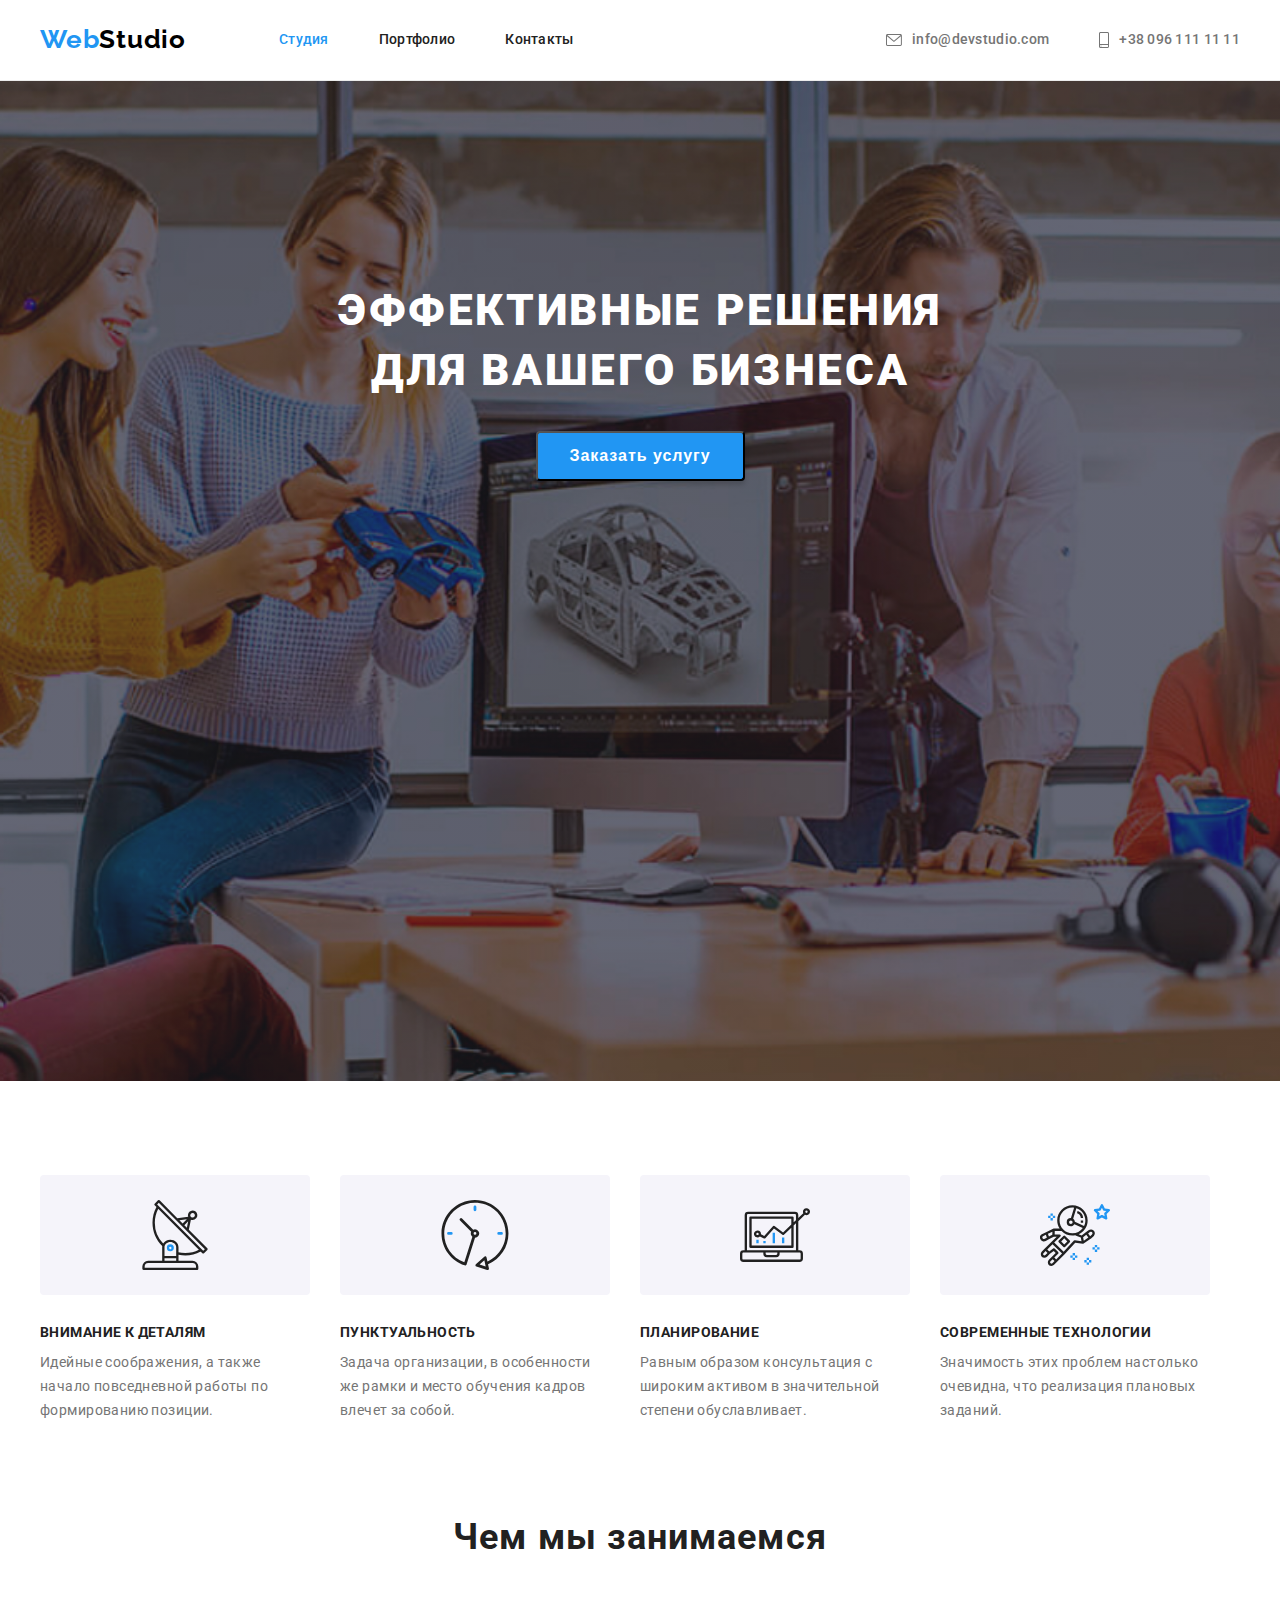
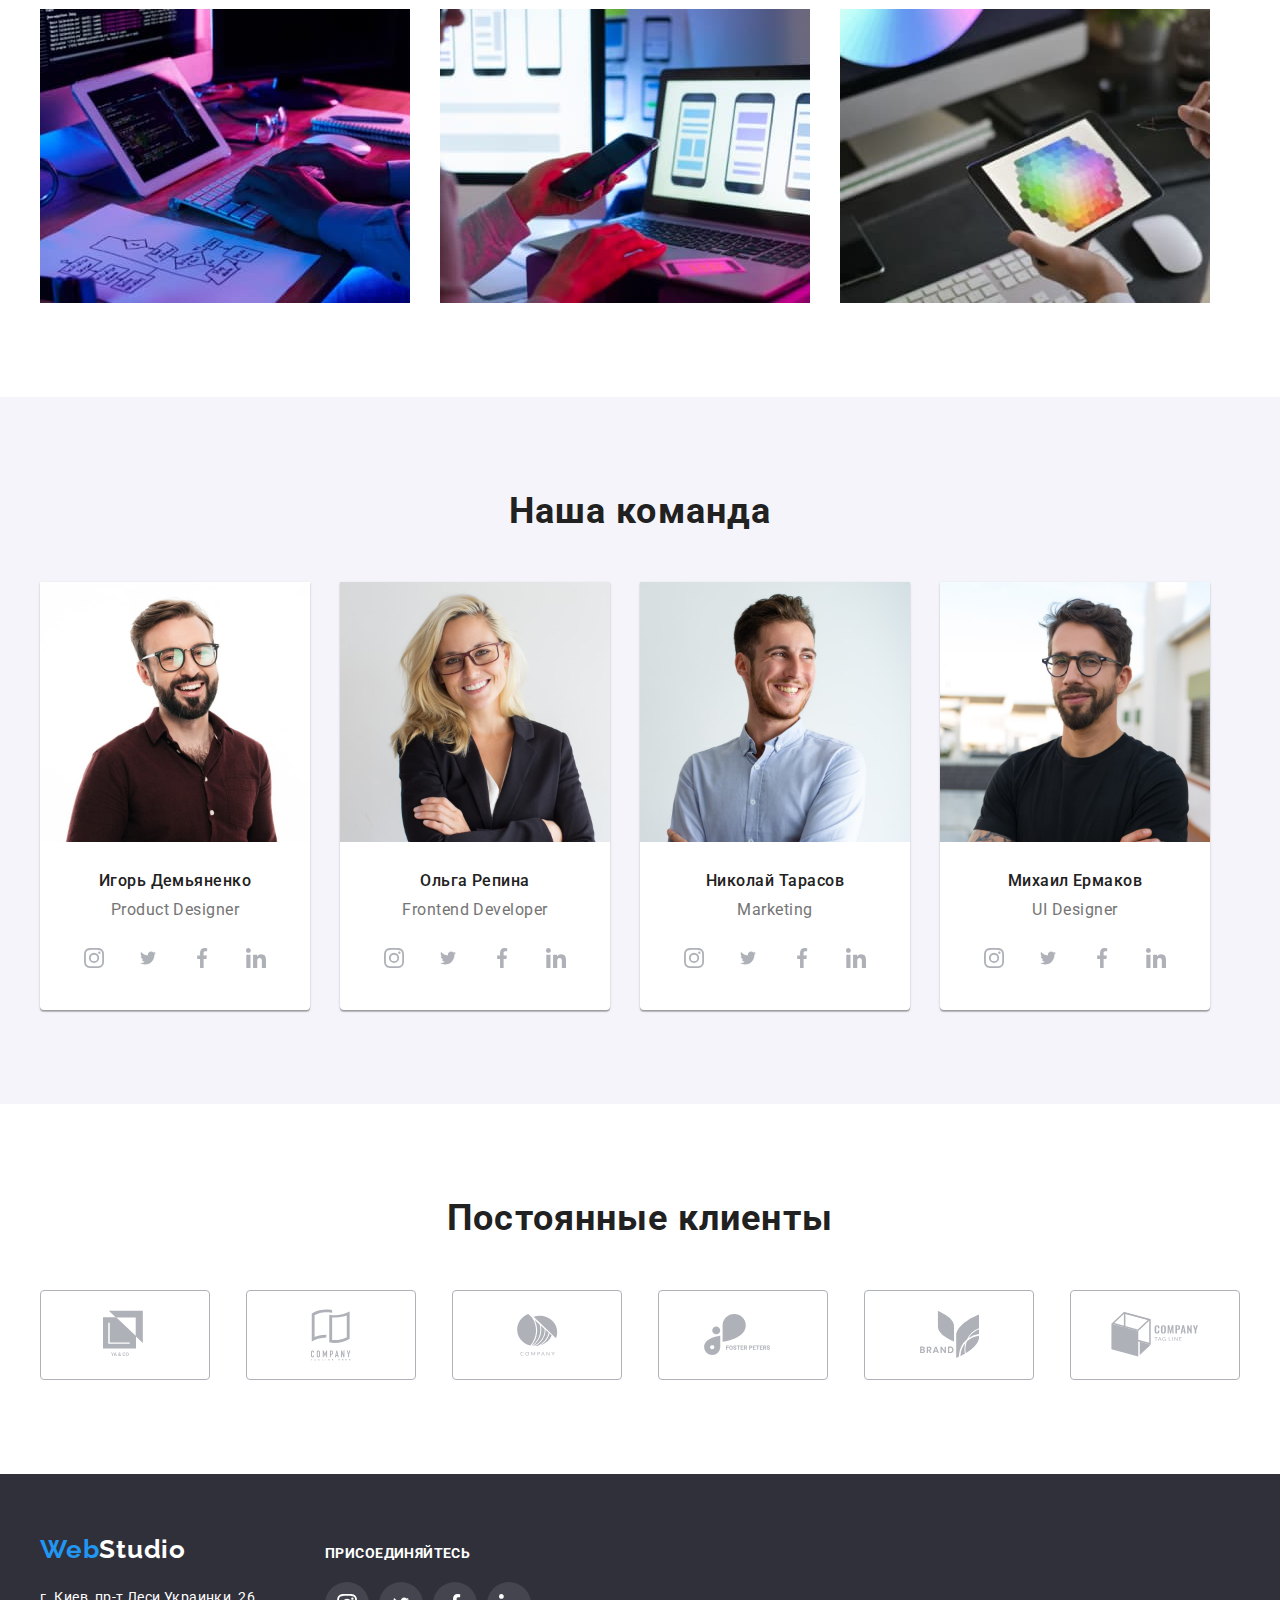
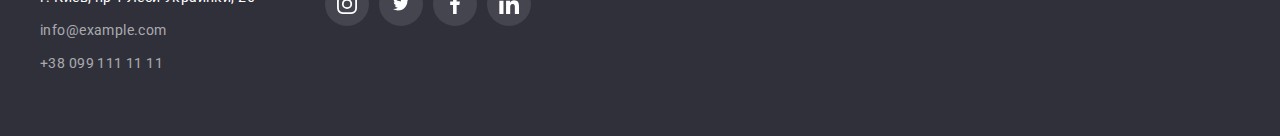
<file: index.html>
<!DOCTYPE html>
<html lang="ru">

<head>
  <meta charset="UTF-8" />
  <meta name="viewport" content="width=device-width, initial-scale=1.0" />
  <title>WebStudio</title>
  <link rel="preconnect" href="https://fonts.gstatic.com">
  <link href="https://fonts.googleapis.com/css2?family=Raleway:wght@700&family=Roboto:wght@400;500;700;900&display=swap"
    rel="stylesheet">
  <link rel="stylesheet" href="https://cdnjs.cloudflare.com/ajax/libs/modern-normalize/1.0.0/modern-normalize.min.css"
    integrity="sha512-ISS7cAi1PEhQ8jnbJpJZMd29NlhNj4AWYyLOSp2CE/CsHxTCu+r+t0D2yoJudVrd0/8fTVPUVDzY5Tvli75u/g=="
    crossorigin="anonymous" />
  <link rel="stylesheet" href="./css/style.css">
</head>

<body>

  <!-- Шапка сайта -->

  <header class="header-index">
    <div class="container header">
      <a class="logo-h" href="#">Web<span class="logo-text-h">Studio</span></a>
      <nav class="header-nav">
        <ul class="site-nav">
          <li class="item-nav">
            <a href="./index.html" class="link current">Студия</a>
          </li>
          <li class="item-nav">
            <a href="./portfolio.html" class="link">Портфолио</a>
          </li>
          <li class="item-nav">
            <a href="#contacts" class="link">Контакты</a>
          </li>
        </ul>
      </nav>
      <address class="address-h">
        <ul class="address-list-h">
          <li class="contacts-h"><a class="contacts-link" aria-label="mail" href="mailto:info@devstudio.com"><svg
                class=" contacts-icon" width="16" height="12">
                <use href="./images/sprite.svg#envelope"></use>
              </svg>info@devstudio.com</a></li>
          <li class="contacts-h"><a class="contacts-link" aria-label="mail" href="tel:+380961111111"><svg
                class=" contacts-icon" width="10" height="16">
                <use href="./images/sprite.svg#smartphone"></use>
              </svg>+38 096 111 11
              11</a></li>
        </ul>
      </address>
    </div>
  </header>
  <main>

    <!-- Герой -->

    <section class="hero">
      <h1 class="hero-title">Эффективные решения для вашего бизнеса</h1>
      <button class="hero-order">Заказать услугу</button>
    </section>

    <!-- Преимущества -->

    <section class="advantages">
      <div class="container c-advantages">
        <h2 class="visually-hidden">Преимущества</h2>
        <ul class="advantages-list">
          <li class="advantages-item">
            <div class="advantages-box">
              <svg width="70" height="70">
                <use href="./images/sprite.svg#antenna"></use>
              </svg>
            </div>
            <h3 class="advantages-title">Внимание к деталям</h3>
            <p class="advantages-text">
              Идейные соображения, а также начало повседневной работы по
              формированию позиции.
            </p>
          </li>
          <li class="advantages-item">
            <div class="advantages-box">
              <svg width="70" height="70">
                <use href="./images/sprite.svg#clock"></use>
              </svg>
            </div>
            <h3 class="advantages-title">Пунктуальность</h3>
            <p class="advantages-text">
              Задача организации, в особенности же рамки и место обучения кадров
              влечет за собой.
            </p>
          </li>
          <li class="advantages-item">
            <div class="advantages-box">
              <svg width="70" height="70">
                <use href="./images/sprite.svg#diagram"></use>
              </svg>
            </div>
            <h3 class="advantages-title">Планирование</h3>
            <p class="advantages-text">
              Равным образом консультация с широким активом в значительной
              степени обуславливает.
            </p>
          </li>
          <li class="advantages-item">
            <div class="advantages-box">
              <svg width="70" height="70">
                <use href="./images/sprite.svg#astronaut"></use>
              </svg>
            </div>
            <h3 class="advantages-title">Современные технологии</h3>
            <p class="advantages-text">
              Значимость этих проблем настолько очевидна, что реализация
              плановых заданий.
            </p>
          </li>
        </ul>
      </div>
    </section>

    <!-- Чем мы занимаемся -->

    <section class="activity">
      <div class="container">
        <h2 class="activity-title">Чем мы занимаемся</h2>
        <ul class="activity-list">
          <li class="activity-item">
            <img src="./images/working-01.jpg" alt="img" width="370" />
          </li>
          <li class="activity-item">
            <img src="./images/working-02.jpg" alt="img" width="370" />
          </li>
          <li class="activity-item">
            <img src="./images/working-03.jpg" alt="img" width="370" />
          </li>
        </ul>
      </div>
    </section>

    <!-- Наша команда -->

    <section class="team">
      <div class="container">
        <h2 class="team-title">Наша команда</h2>
        <ul class="team-list">
          <li class="team-item">
            <div class="team-card">
              <img src="./images/developer-01.jpg" alt="Игорь Демьяненко" width="270" />
            </div>
            <div class="team-content">
              <h3 class="team-member">Игорь Демьяненко</h3>
              <p class="team-text">Product Designer</p>
              <ul class="social-list">
                <li class="social-item">
                  <a class="social-link" href="#">
                    <svg width="20" height="20">
                      <use href="./images/sprite.svg#instagram"></use>
                    </svg>
                  </a>
                </li>
                <li class="social-item">
                  <a class="social-link" href="#">
                    <svg width="20" height="16">
                      <use href="./images/sprite.svg#twitter"></use>
                    </svg>
                  </a>
                </li>
                <li class="social-item">
                  <a class="social-link" href="#">
                    <svg width="20" height="20">
                      <use href="./images/sprite.svg#facebook"></use>
                    </svg>
                  </a>
                </li>
                <li class="social-item">
                  <a class="social-link" href="#">
                    <svg width="20" height="20">
                      <use href="./images/sprite.svg#linkedin"></use>
                    </svg>
                  </a>
                </li>
              </ul>
            </div>
          </li>
          <li class="team-item">
            <div class="team-card">
              <img src="./images/developer-02.jpg" alt="Ольга Репина" width="270" />
            </div>
            <div class="team-content">
              <h3 class="team-member">Ольга Репина</h3>
              <p class="team-text">Frontend Developer</p>
              <ul class="social-list">
                <li class="social-item">
                  <a class="social-link" href="#">
                    <svg width="20" height="20">
                      <use href="./images/sprite.svg#instagram"></use>
                    </svg>
                  </a>
                </li>
                <li class="social-item">
                  <a class="social-link" href="#">
                    <svg width="20" height="16">
                      <use href="./images/sprite.svg#twitter"></use>
                    </svg>
                  </a>
                </li>
                <li class="social-item">
                  <a class="social-link" href="#">
                    <svg width="20" height="20">
                      <use href="./images/sprite.svg#facebook"></use>
                    </svg>
                  </a>
                </li>
                <li class="social-item">
                  <a class="social-link" href="#">
                    <svg width="20" height="20">
                      <use href="./images/sprite.svg#linkedin"></use>
                    </svg>
                  </a>
                </li>
              </ul>
            </div>
          </li>
          <li class="team-item">
            <div class="team-card">
              <img src="./images/developer-03.jpg" alt="Николай Тарасов" width="270" />
            </div>
            <div class="team-content">
              <h3 class="team-member">Николай Тарасов</h3>
              <p class="team-text">Marketing</p>
              <ul class="social-list">
                <li class="social-item">
                  <a class="social-link" href="#">
                    <svg width="20" height="20">
                      <use href="./images/sprite.svg#instagram"></use>
                    </svg>
                  </a>
                </li>
                <li class="social-item">
                  <a class="social-link" href="#">
                    <svg width="20" height="16">
                      <use href="./images/sprite.svg#twitter"></use>
                    </svg>
                  </a>
                </li>
                <li class="social-item">
                  <a class="social-link" href="#">
                    <svg width="20" height="20">
                      <use href="./images/sprite.svg#facebook"></use>
                    </svg>
                  </a>
                </li>
                <li class="social-item">
                  <a class="social-link" href="#">
                    <svg width="20" height="20">
                      <use href="./images/sprite.svg#linkedin"></use>
                    </svg>
                  </a>
                </li>
              </ul>
            </div>
          </li>
          <li class="team-item">
            <div class="team-card">
              <img src="./images/developer-04.jpg" alt="Михаил Ермаков" width="270" />
            </div>
            <div class="team-content">
              <h3 class="team-member">Михаил Ермаков</h3>
              <p class="team-text">UI Designer</p>
              <ul class="social-list">
                <li class="social-item">
                  <a class="social-link" href="#">
                    <svg width="20" height="20">
                      <use href="./images/sprite.svg#instagram"></use>
                    </svg>
                  </a>
                </li>
                <li class="social-item">
                  <a class="social-link" href="#">
                    <svg width="20" height="16">
                      <use href="./images/sprite.svg#twitter"></use>
                    </svg>
                  </a>
                </li>
                <li class="social-item">
                  <a class="social-link" href="#">
                    <svg width="20" height="20">
                      <use href="./images/sprite.svg#facebook"></use>
                    </svg>
                  </a>
                </li>
                <li class="social-item">
                  <a class="social-link" href="#">
                    <svg width="20" height="20">
                      <use href="./images/sprite.svg#linkedin"></use>
                    </svg>
                  </a>
                </li>
              </ul>
            </div>
          </li>
        </ul>
      </div>
    </section>
    <section class="clients">
      <div class="container">
        <h2 class="clients-title">Постоянные клиенты</h2>
        <ul class="clients-list">
          <li>
            <a href="#" class="clients-item">
              <svg width="44" height="50">
                <use href="./images/sprite.svg#logo-1"></use>
              </svg>
            </a>
          </li>
          <li>
            <a href="#" class="clients-item">
              <svg width="40" height="52">
                <use href="./images/sprite.svg#logo-2"></use>
              </svg>
            </a>
          </li>
          <li>
            <a href="#" class="clients-item">
              <svg width="41" height="42">
                <use href="./images/sprite.svg#logo-3"></use>
              </svg>
            </a>
          </li>
          <li>
            <a href="#" class="clients-item">
              <svg width="79" height="42">
                <use href="./images/sprite.svg#logo-4"></use>
              </svg>
            </a>
          </li>
          <li>
            <a href="#" class="clients-item">
              <svg width="59" height="47">
                <use href="./images/sprite.svg#logo-5"></use>
              </svg>
            </a>
          </li>
          <li>
            <a href="#" class="clients-item">
              <svg width="88" height="45">
                <use href="./images/sprite.svg#logo-6"></use>
              </svg>
            </a>
          </li>
        </ul>
      </div>
    </section>
  </main>

  <!-- Подвал -->

  <footer class="footer">
    <div class="container c-footer">
      <div class="footer-info">
        <a class="logo-f" href="#">Web<span class="logo-text-f">Studio</span></a>
        <ul id="contacts" class="footer-address">
          <li class="footer-item"><a class="address-f" href="#">г. Киев, пр-т Леси Украинки, 26</a></li>
          <li class="footer-item"><a class="contacts-f" href="mailto:info@example.com">info@example.com</a></li>
          <li class="footer-item"><a class="contacts-f" href="tel:+380991111111">+38 099 111 11 11</a></li>
        </ul>
      </div>
      <div class="footer-social">
        <h2 class="footer-title">присоединяйтесь</h2>
        <ul class="footer-list">
          <li class="footer-social-list">
            <a class="footer-link" href="#">
              <svg width="20" height="20">
                <use href="./images/sprite.svg#instagram"></use>
              </svg>
            </a>
          </li>
          <li class="footer-social-list">
            <a class="footer-link" href="#">
              <svg width="20" height="16">
                <use href="./images/sprite.svg#twitter"></use>
              </svg>
            </a>
          </li>
          <li class="footer-social-list">
            <a class="footer-link" href="#">
              <svg width="20" height="20">
                <use href="./images/sprite.svg#facebook"></use>
              </svg>
            </a>
          </li>
          <li class="footer-social-list">
            <a class="footer-link" href="#">
              <svg width="20" height="20">
                <use href="./images/sprite.svg#linkedin"></use>
              </svg>
            </a>
          </li>
        </ul>
      </div>
    </div>
  </footer>
</body>

</html>
</file>
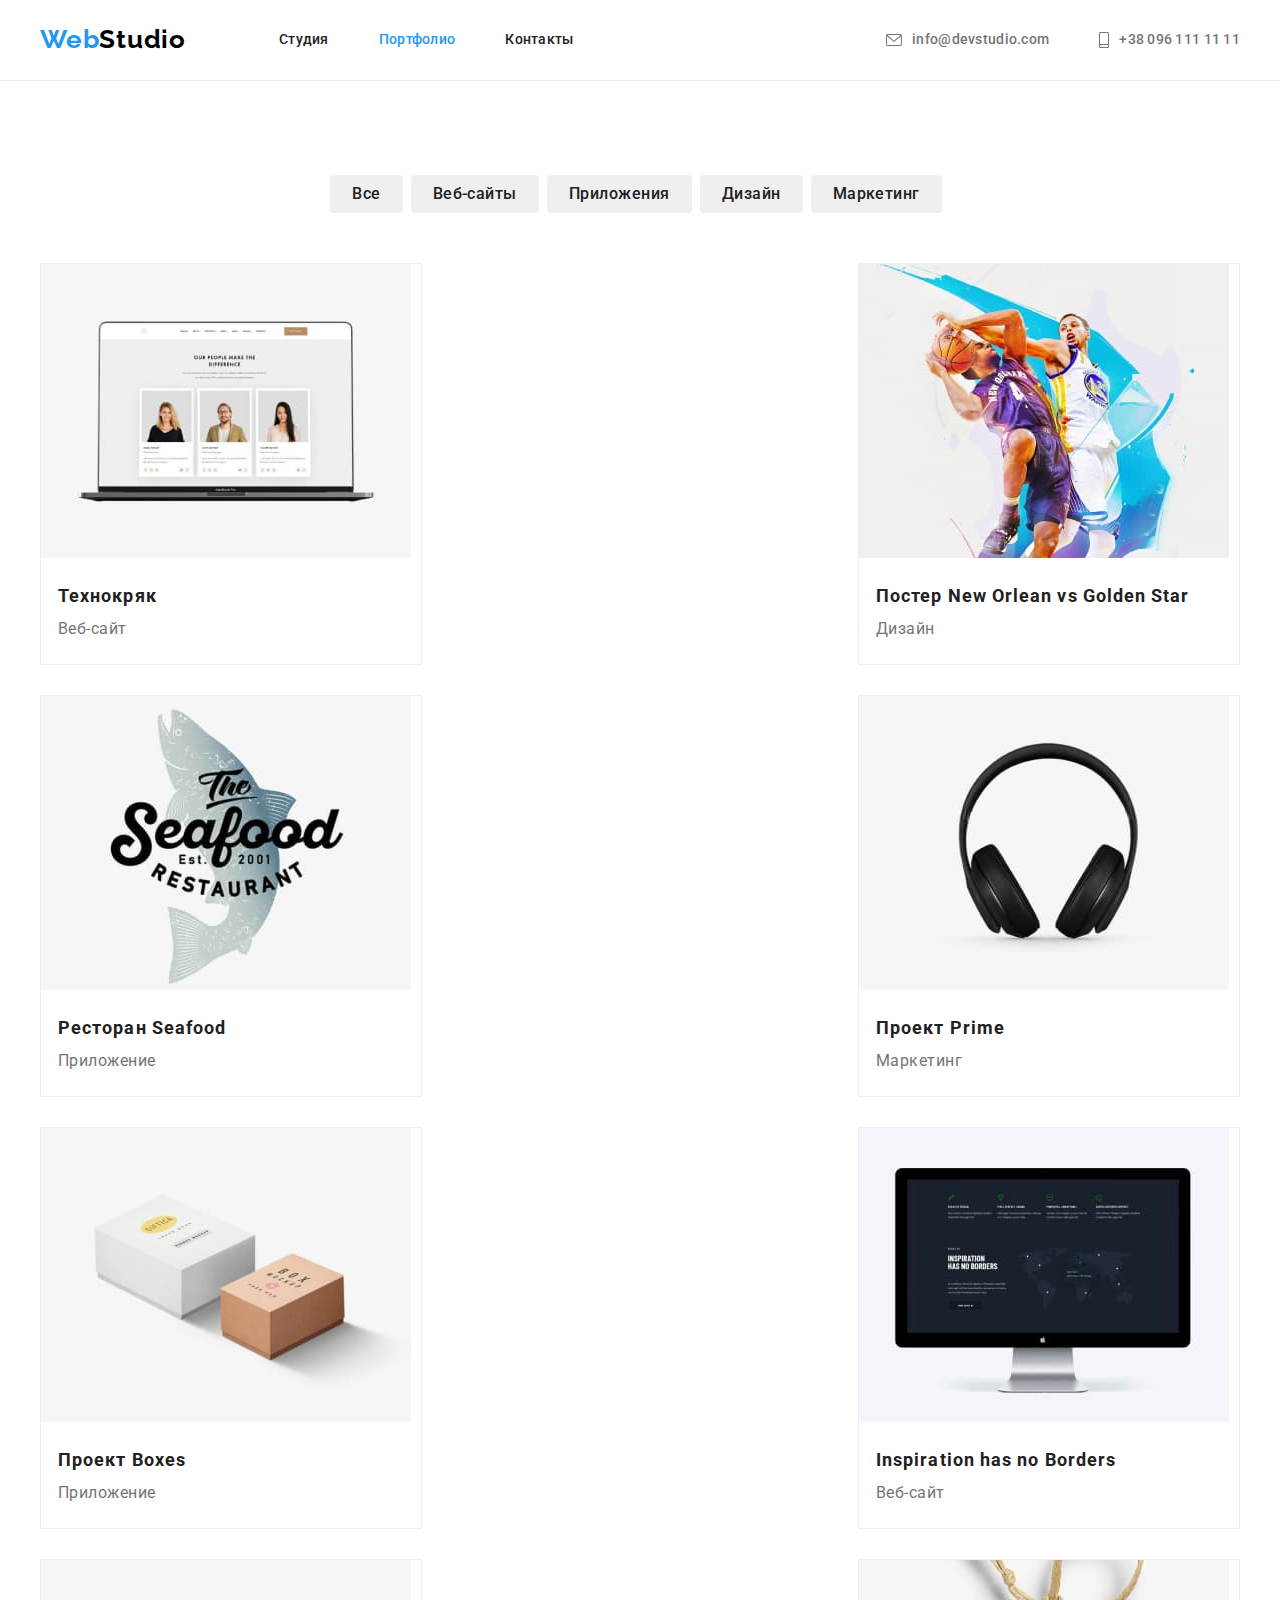
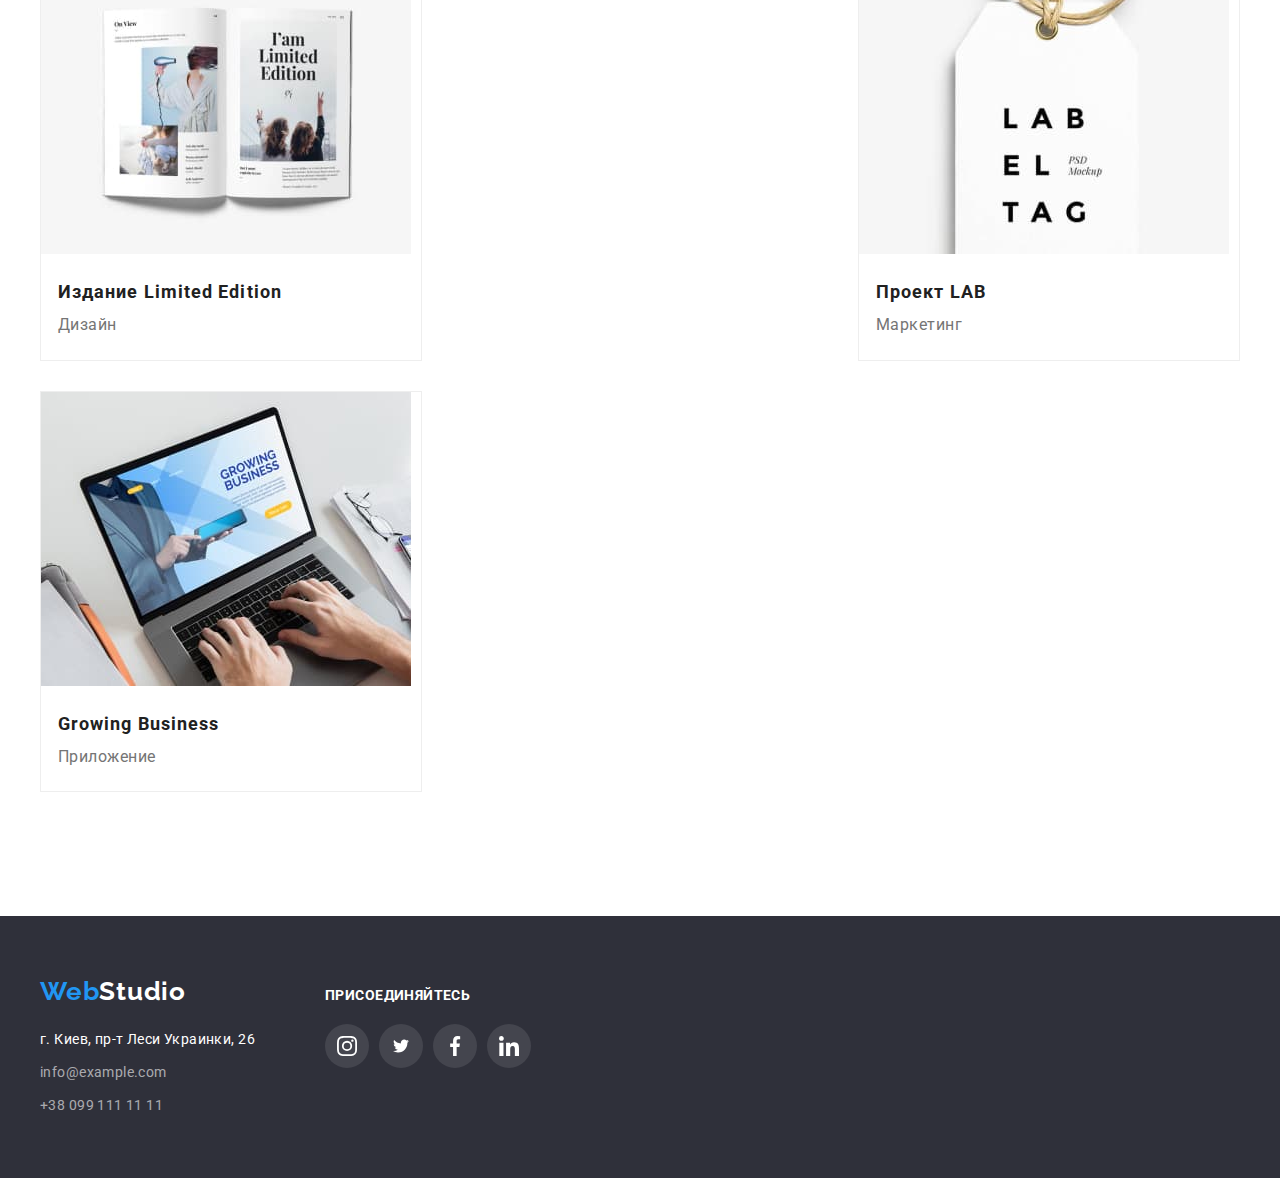
<file: portfolio.html>
<!DOCTYPE html>
<html lang="ru">

<head>
  <meta charset="UTF-8" />
  <meta name="viewport" content="width=device-width, initial-scale=1.0" />
  <title>WebStudio</title>
  <link rel="preconnect" href="https://fonts.gstatic.com">
  <link href="https://fonts.googleapis.com/css2?family=Raleway:wght@700&family=Roboto:wght@400;500;700&display=swap"
    rel="stylesheet">
  <link rel="stylesheet" href="https://cdnjs.cloudflare.com/ajax/libs/modern-normalize/1.0.0/modern-normalize.min.css"
    integrity="sha512-ISS7cAi1PEhQ8jnbJpJZMd29NlhNj4AWYyLOSp2CE/CsHxTCu+r+t0D2yoJudVrd0/8fTVPUVDzY5Tvli75u/g=="
    crossorigin="anonymous" />
  <link rel="stylesheet" href="./css/style.css">
</head>

<body>
  <!-- Шапка сайта -->
  <header class="header-index">
    <div class="container header">
      <a class="logo-h" href="#">Web<span class="logo-text-h">Studio</span></a>
      <nav class="header-nav">
        <ul class="site-nav">
          <li class="item-nav">
            <a href="./index.html" class="link">Студия</a>
          </li>
          <li class="item-nav">
            <a href="./portfolio.html" class="link current">Портфолио</a>
          </li>
          <li class="item-nav">
            <a href="#contacts" class="link">Контакты</a>
          </li>
        </ul>
      </nav>
      <address class="address-h">
        <ul class="address-list-h">
          <li class="contacts-h"><a class="contacts-link" aria-label="mail" href="mailto:info@devstudio.com"><svg
                class=" contacts-icon" width="16" height="12">
                <use href="./images/sprite.svg#envelope"></use>
              </svg>info@devstudio.com</a></li>
          <li class="contacts-h"><a class="contacts-link" aria-label="mail" href="tel:+380961111111"><svg
                class=" contacts-icon" width="10" height="16">
                <use href="./images/sprite.svg#smartphone"></use>
              </svg>+38 096 111 11
              11</a></li>
        </ul>
      </address>
    </div>
  </header>
  <section class="portfolio-main">
    <div class="portfolio-filter"></div>
    <h1 class="visually-hidden">Проекты</h1>
    <ul class="button-filter">
      <li class="button-item">
        <button class="buttons">Все</button>
      </li>
      <li class="button-item">
        <button type="button" class="buttons">Веб-сайты</button>
      </li>
      <li class="button-item">
        <button type="button" class="buttons">Приложения</button>
      </li>
      <li class="button-item">
        <button type="button" class="buttons">Дизайн</button>
      </li>
      <li class="button-item">
        <button type="button" class="buttons">Маркетинг</button>
      </li>
    </ul>
    <div class="container">
      <ul class="product-list">
        <li class="product-item">
          <a href="#" class="product-card">
            <div class="product-thumb">
              <img src="./images/01-notebook.jpg" alt="ноутбук.jpg" width="370" />
            </div>
            <div class="product-content">
              <h2 class="product-title">
                Технокряк
              </h2>
              <p class="product-text">
                Веб-сайт
              </p>
            </div>
          </a>
        </li>
        <li class="product-item">
          <a href="#" class="product-card">
            <div class="product-thumb">
              <img src="./images/02-basketball.jpg" alt="постер-баскетбол" width="370" />
            </div>
            <div class="product-content">
              <h2 class="product-title">
                Постер New Orlean vs Golden Star
              </h2>
              <p class="product-text">
                Дизайн
              </p>
            </div>
          </a>
        </li>
        <li class="product-item">
          <a href="#" class="product-card">
            <div class="product-thumb">
              <img src="./images/03-restaurant.jpg" alt="лого-ресторан" width="370" />
            </div>
            <div class="product-content">
              <h2 class="product-title">
                Ресторан Seafood
              </h2>
              <p class="product-text">
                Приложение
              </p>
            </div>
          </a>
        </li>
        <li class="product-item">
          <a href="#" class="product-card">
            <div class="product-thumb">
              <img src="./images/04-headphones.jpg" alt="наушники" width="370" />
            </div>
            <div class="product-content">
              <h2 class="product-title">
                Проект Prime
              </h2>
              <p class="product-text">
                Маркетинг
              </p>
            </div>
          </a>
        </li>
        <li class="product-item">
          <a href="#" class="product-card">
            <div class="product-thumb">
              <img src="./images/05-boxes.jpg" alt="коробки" width="370" />
            </div>
            <div class="product-content">
              <h2 class="product-title">
                Проект Boxes
              </h2>
              <p class="product-text">
                Приложение
              </p>
            </div>
          </a>
        </li>
        <li class="product-item">
          <a href="#" class="product-card">
            <div class="product-thumb">
              <img src="./images/06-imac.jpg" alt="imac" width="370" />
            </div>
            <div class="product-content">
              <h2 class="product-title">
                Inspiration has no Borders
              </h2>
              <p class="product-text">
                Веб-сайт
              </p>
            </div>
          </a>
        </li>
        <li class="product-item">
          <a href="#" class="product-card">
            <div class="product-thumb">
              <img src="./images/07-book.jpg" alt="Книга" width="370" />
            </div>
            <div class="product-content">
              <h2 class="product-title">
                Издание Limited Edition
              </h2>
              <p class="product-text">
                Дизайн
              </p>
            </div>
          </a>
        </li>
        <li class="product-item">
          <a href="#" class="product-card">
            <div class="product-thumb">
              <img src="./images/08-label.jpg" alt="метка" width="370" />
            </div>
            <div class="product-content">
              <h2 class="product-title">
                Проект LAB
              </h2>
              <p class="product-text">
                Маркетинг
              </p>
            </div>
          </a>
        </li>
        <li class="product-item">
          <a href="#" class="product-card">
            <div class="product-thumb">
              <img src="./images/09-notebook2.jpg" alt="ноутбук-2" width="370" />
            </div>
            <div class="product-content">
              <h2 class="product-title">
                Growing Business
              </h2>
              <p class="product-text">
                Приложение
              </p>
            </div>
          </a>
        </li>
      </ul>
    </div>
  </section>
  <footer class="footer">
    <div class="container c-footer">
      <div class="footer-info">
        <a class="logo-f" href="#">Web<span class="logo-text-f">Studio</span></a>
        <ul id="contacts" class="footer-address">
          <li class="footer-item"><a class="address-f" href="#">г. Киев, пр-т Леси Украинки, 26</a></li>
          <li class="footer-item"><a class="contacts-f" href="mailto:info@example.com">info@example.com</a></li>
          <li class="footer-item"><a class="contacts-f" href="tel:+380991111111">+38 099 111 11 11</a></li>
        </ul>
      </div>
      <div class="footer-social">
        <h2 class="footer-title">присоединяйтесь</h2>
        <ul class="footer-list">
          <li class="footer-social-list">
            <a class="footer-link" href="#">
              <svg width="20" height="20">
                <use href="./images/sprite.svg#instagram"></use>
              </svg>
            </a>
          </li>
          <li class="footer-social-list">
            <a class="footer-link" href="#">
              <svg width="20" height="16">
                <use href="./images/sprite.svg#twitter"></use>
              </svg>
            </a>
          </li>
          <li class="footer-social-list">
            <a class="footer-link" href="#">
              <svg width="20" height="20">
                <use href="./images/sprite.svg#facebook"></use>
              </svg>
            </a>
          </li>
          <li class="footer-social-list">
            <a class="footer-link" href="#">
              <svg width="20" height="20">
                <use href="./images/sprite.svg#linkedin"></use>
              </svg>
            </a>
          </li>
        </ul>
      </div>
    </div>
  </footer>
</body>

</html>
</file>
<file: css/style.css>
:root {
  --blue-text: #2196f3;
  --black-text: #212121;
  --grey-text: #757575;
  --white-text: #ffffff;
  --footer-text: rgba(255, 255, 255, 0.6);
  --product-list-gap: 30px;
  --social-icon-color: #afb1b8;
  --social-footer-icon: rgba(255, 255, 255, 0.1);
}

/* -------- Общие -------- */

* {
  padding: 0;
  margin: 0;
}

body {
  font-family: 'Roboto', sans-serif;
  background-color: var(--white-text);
  color: var(--black-text);
}

a {
  text-decoration: none;
}

h1,
h2,
h3,
h4,
p {
  margin: 0;
}

img {
  display: block;
  max-width: 100%;
  height: auto;
}

.logo-h,
.logo-f {
  font-family: 'Raleway', sans-serif;
  font-style: normal;
  font-weight: 700;
  font-size: 26px;
  line-height: 1.19;
  letter-spacing: 0.03em;
  color: var(--blue-text);
}

.logo-h {
  display: flex;
  align-items: center;
  padding-top: 24px;
  padding-bottom: 25px;
}

.logo-text-h {
  color: #000000;
}

.logo-text-f {
  color: var(--white-text);
}

.visually-hidden {
  position: absolute;
  width: 1px;
  height: 1px;
  margin: -1px;
  border: 0;
  padding: 0;

  white-space: nowrap;
  clip-path: inset(100%);
  clip: rect(0 0 0 0);
  overflow: hidden;
}

ul {
  list-style: none;
}

.container {
  width: 1200px;
  margin-left: auto;
  margin-right: auto;
  padding-left: 15px;
  padding-right: 15px;
}

/* ------- Шапка ------- */

.header {
  display: flex;
}

.header-index {
  border-bottom: 1px solid #ececec;
  background-color: var(--white-text);
}

.header-nav {
  display: flex;
  align-items: center;
}

.site-nav {
  font-style: normal;
  font-weight: 500;
  font-size: 14px;
  line-height: 1.14;
  letter-spacing: 0.02em;
  padding: 32px 0px;
  display: flex;
}

.site-nav .link {
  color: var(--black-text);
}

.site-nav .link:hover,
.site-nav .link:focus {
  color: var(--blue-text);
}

.site-nav .link.current {
  color: var(--blue-text);
}

.site-nav > .item-nav:not(:first-child) {
  margin-left: 50px;
}

.site-nav > .item-nav {
  margin-left: 93px;
}

.address-h {
  margin-left: auto;
}

.address-list-h {
  display: flex;
  list-style-type: none;
  font-style: normal;
  font-weight: 500;
  font-size: 14px;
  line-height: 1.14;
  letter-spacing: 0.02em;
  padding: 32px 0px;
  align-items: center;
}

.contacts-h a {
  color: var(--grey-text);
  align-items: center;
  display: flex;
}

.contacts-h a:hover,
.contacts-h a:focus {
  color: var(--blue-text);
}

.address-list-h > .contacts-h:not(:first-child) {
  margin-left: 50px;
}

.contacts-icon {
  fill: currentColor;
  margin-right: 10px;
}

.contacts-icon .contacts-link:hover,
.contacts-icon .contacts-link:focus {
  fill: var(--blue-text);
}

/* ------- ПОДВАЛ ------- */

.footer {
  padding-top: 60px;
  padding-bottom: 60px;
  background-color: #2f303a;
}

.footer-address {
  display: flex;
  flex-direction: column;
}

.footer {
  font-style: normal;
  font-weight: 400;
  font-size: 14px;
  line-height: 1.71;
  letter-spacing: 0.03em;
}

.footer-item {
  margin-top: 9px;
}

.footer-item:first-child {
  margin-top: 20px;
}

.address-f {
  color: var(--white-text);
}

.contacts-f {
  color: var(--footer-text);
}

.address-f:hover,
.address-f:focus,
.contacts-f:hover,
.contacts-f:focus {
  color: var(--blue-text);
}

.c-footer {
  display: flex;
  align-items: baseline;
}

.footer-social {
  margin-left: 70px;
}

.footer-title {
  font-style: normal;
  font-weight: 700;
  font-size: 14px;
  line-height: 1.14;
  letter-spacing: 0.03em;
  text-transform: uppercase;
  color: var(--white-text);
}

.footer-list {
  display: flex;
  justify-content: center;
  align-items: center;
  margin-top: 20px;
}

.footer-social-list {
  width: 44px;
  height: 44px;
  margin-right: 10px;
  fill: var(--social-icon-color);
  background-color: var(--social-footer-icon);
  border-radius: 50%;
}

.footer-social-list:last-child {
  margin-right: 0px;
}

.footer-social-list:hover,
.footer-social-list:focus {
  background-color: var(--white-text);
}

.footer-link {
  display: flex;
  justify-content: center;
  align-items: center;
  width: 44px;
  height: 44px;
  fill: var(--white-text);
}

.footer-link:hover,
.footer-link:focus {
  border-radius: 50%;
  fill: var(--white-text);
  background-color: var(--blue-text);
}

/* -------- СТУДИЯ -------- */

.hero {
  max-width: 1600px;
  min-height: 600px;
  background-image: linear-gradient(
      to right,
      rgba(47, 48, 58, 0.4),
      rgba(47, 48, 58, 0.4)
    ),
    url('../images/hero.jpg');
  background-size: cover;
  background-position: center;
  background-repeat: no-repeat;
  background-color: #2f303a;

  margin: 0 auto;
  justify-content: space-between;
  text-align: center;
  padding-top: 200px;
  padding-bottom: 200px;
}

.hero-title {
  margin: 0 auto;
  width: 696px;
  font-style: normal;
  font-weight: 900;
  font-size: 44px;
  line-height: 1.36;
  text-align: center;
  letter-spacing: 0.06em;
  text-transform: uppercase;
  color: var(--white-text);
}

.hero-order {
  font-style: normal;
  font-weight: 700;
  font-size: 16px;
  line-height: 1.87;
  align-items: center;
  text-align: center;
  letter-spacing: 0.06em;
  color: var(--white-text);
  background-color: var(--blue-text);
  border-radius: 4px;
  box-shadow: 0px 4px 4px rgba(0, 0, 0, 0.15);
  padding-left: 32px;
  padding-right: 32px;
  padding-top: 10px;
  padding-bottom: 10px;
  height: 50px;
  margin-left: auto;
  margin-right: auto;
  margin-top: 30px;
  display: flex;
  justify-content: center;
  cursor: pointer;
}

.advantages {
  padding-top: 94px;
}

.c-advantages {
  display: flex;
}

.advantages-list {
  display: flex;
  flex-wrap: wrap;
}

.advantages-item {
  width: 270px;
  margin-right: 30px;
}

.advantages-item:last-child {
  margin-right: 0px;
}

.advantages-box {
  width: 270px;
  height: 120px;
  background-color: #f5f4fa;
  margin-bottom: 30px;
  display: flex;
  justify-content: center;
  align-items: center;
  border-radius: 4px;
}

.advantages-title {
  font-style: normal;
  font-weight: 700;
  font-size: 14px;
  line-height: 1.14;
  letter-spacing: 0.03em;
  text-transform: uppercase;
  color: var(--black-text);
}

.advantages-text {
  font-style: normal;
  font-weight: 400;
  font-size: 14px;
  line-height: 1.71;
  letter-spacing: 0.03em;
  color: var(--grey-text);
  margin-top: 10px;
}

.activity {
  padding-top: 94px;
  padding-bottom: 94px;
}

.activity-list {
  display: flex;
  margin-top: 50px;
}

.activity-item {
  width: 370px;
  margin-left: 30px;
}

.activity-item:first-child {
  margin-left: 0px;
}

.activity-title,
.team-title {
  font-style: normal;
  font-weight: 700;
  font-size: 36px;
  line-height: 1.16;
  text-align: center;
  letter-spacing: 0.03em;
  color: var(--black-text);
}

.team {
  padding-top: 94px;
  padding-bottom: 94px;
  background-color: #f5f4fa;
}

.team-list {
  display: flex;
  flex-wrap: wrap;
}

.team-list > .team-item {
  margin-top: 50px;
  margin-right: 30px;
}

.team-list > .team-item:last-child {
  margin-right: 0px;
}

.team-item {
  box-shadow: 0px 1px 3px rgba(0, 0, 0, 0.12), 0px 1px 1px rgba(0, 0, 0, 0.14),
    0px 2px 1px rgba(0, 0, 0, 0.2);
  border-radius: 0px 0px 4px 4px;
  background-color: var(--white-text);
}

.team {
  background-color: #f5f4fa;
}

.team-content {
  padding: 30px 32px;
}

.team-member {
  font-style: normal;
  font-weight: 500;
  font-size: 16px;
  line-height: 1.18;
  letter-spacing: 0.03em;
  color: var(--black-text);
  text-align: center;
}

.team-text {
  font-style: normal;
  font-weight: 400;
  font-size: 16px;
  line-height: 1.18;
  letter-spacing: 0.03em;
  color: var(--grey-text);
  text-align: center;
  margin-top: 10px;
}

.social-list {
  display: flex;
  margin-top: 16px;
}

.social-item {
  margin-right: 10px;
}

.social-item:last-child {
  margin-right: 0px;
}

.social-item:hover,
.social-item:focus {
  background-color: var(--white-text);
}

.social-link {
  display: flex;
  justify-content: center;
  align-items: center;
  width: 44px;
  height: 44px;
  fill: var(--social-icon-color);
}

.social-link:hover,
.social-link:focus {
  border-radius: 50%;
  fill: var(--white-text);
  background-color: var(--blue-text);
}

.clients {
  padding-top: 94px;
  padding-bottom: 94px;
}

.clients-title {
  font-style: normal;
  font-weight: 700;
  font-size: 36px;
  line-height: 1.16;
  text-align: center;
  letter-spacing: 0.03em;
  color: var(--black-text);
}

.clients-list {
  display: flex;
  justify-content: space-between;
  margin-top: 50px;
}

.clients-item {
  width: 170px;
  height: 90px;
  display: flex;
  justify-content: center;
  align-items: center;
  fill: var(--social-icon-color);
  border: 1px solid var(--social-icon-color);
  box-sizing: border-box;
  border-radius: 4px;
}

.clients-item:hover,
.clients-item:focus {
  fill: var(--blue-text);
  background-color: var(--white-text);
  border: 1px solid var(--blue-text);
}

/* ------- Портфолио ------- */

header-index {
  border-bottom: 1px solid #ececec;
}

.button-filter {
  display: flex;
  justify-content: center;
  padding-top: 94px;
  margin: 0 auto;
  margin-bottom: 50px;
}

.button-item {
  margin-right: 8px;
}

.buttons {
  font-family: 'Roboto', sans-serif;
  font-style: normal;
  font-weight: 500;
  font-size: 16px;
  line-height: 1.62;
  letter-spacing: 0.03em;
  color: var(--black-text);
  padding: 6px 22px;
  border-radius: 4px;
  border: none;
}

.buttons:focus,
.buttons:hover {
  color: var(--white-text);
  background-color: var(--blue-text);
  box-shadow: 0px 3px 1px rgba(0, 0, 0, 0.1), 0px 1px 2px rgba(0, 0, 0, 0.08),
    0px 2px 2px rgba(0, 0, 0, 0.12);
  cursor: pointer;
}

.product-list {
  display: flex;
  justify-content: space-between;
  flex-wrap: wrap;
  padding-bottom: 94px;
  margin-right: -30px;
}

.product-list > .product-item {
  border: 1px solid #eeeeee;
  flex-basis: calc(100% / 3 - 30px);
  margin: 0 30px 30px 0;
}

.product-item:hover,
.product-item:focus {
  box-shadow: 0px 1px 1px rgba(0, 0, 0, 0.12), 0px 4px 4px rgba(0, 0, 0, 0.06),
    1px 4px 6px rgba(0, 0, 0, 0.16);
}

.product-content {
  padding: 20px 17px;
}

.product-title {
  font-style: normal;
  font-weight: 700;
  font-size: 18px;
  line-height: 2;
  letter-spacing: 0.06em;
  color: var(--black-text);
}

.product-text {
  font-style: normal;
  font-weight: 400;
  font-size: 16px;
  line-height: 1.87;
  letter-spacing: 0.03em;
  color: var(--grey-text);
}
</file>
